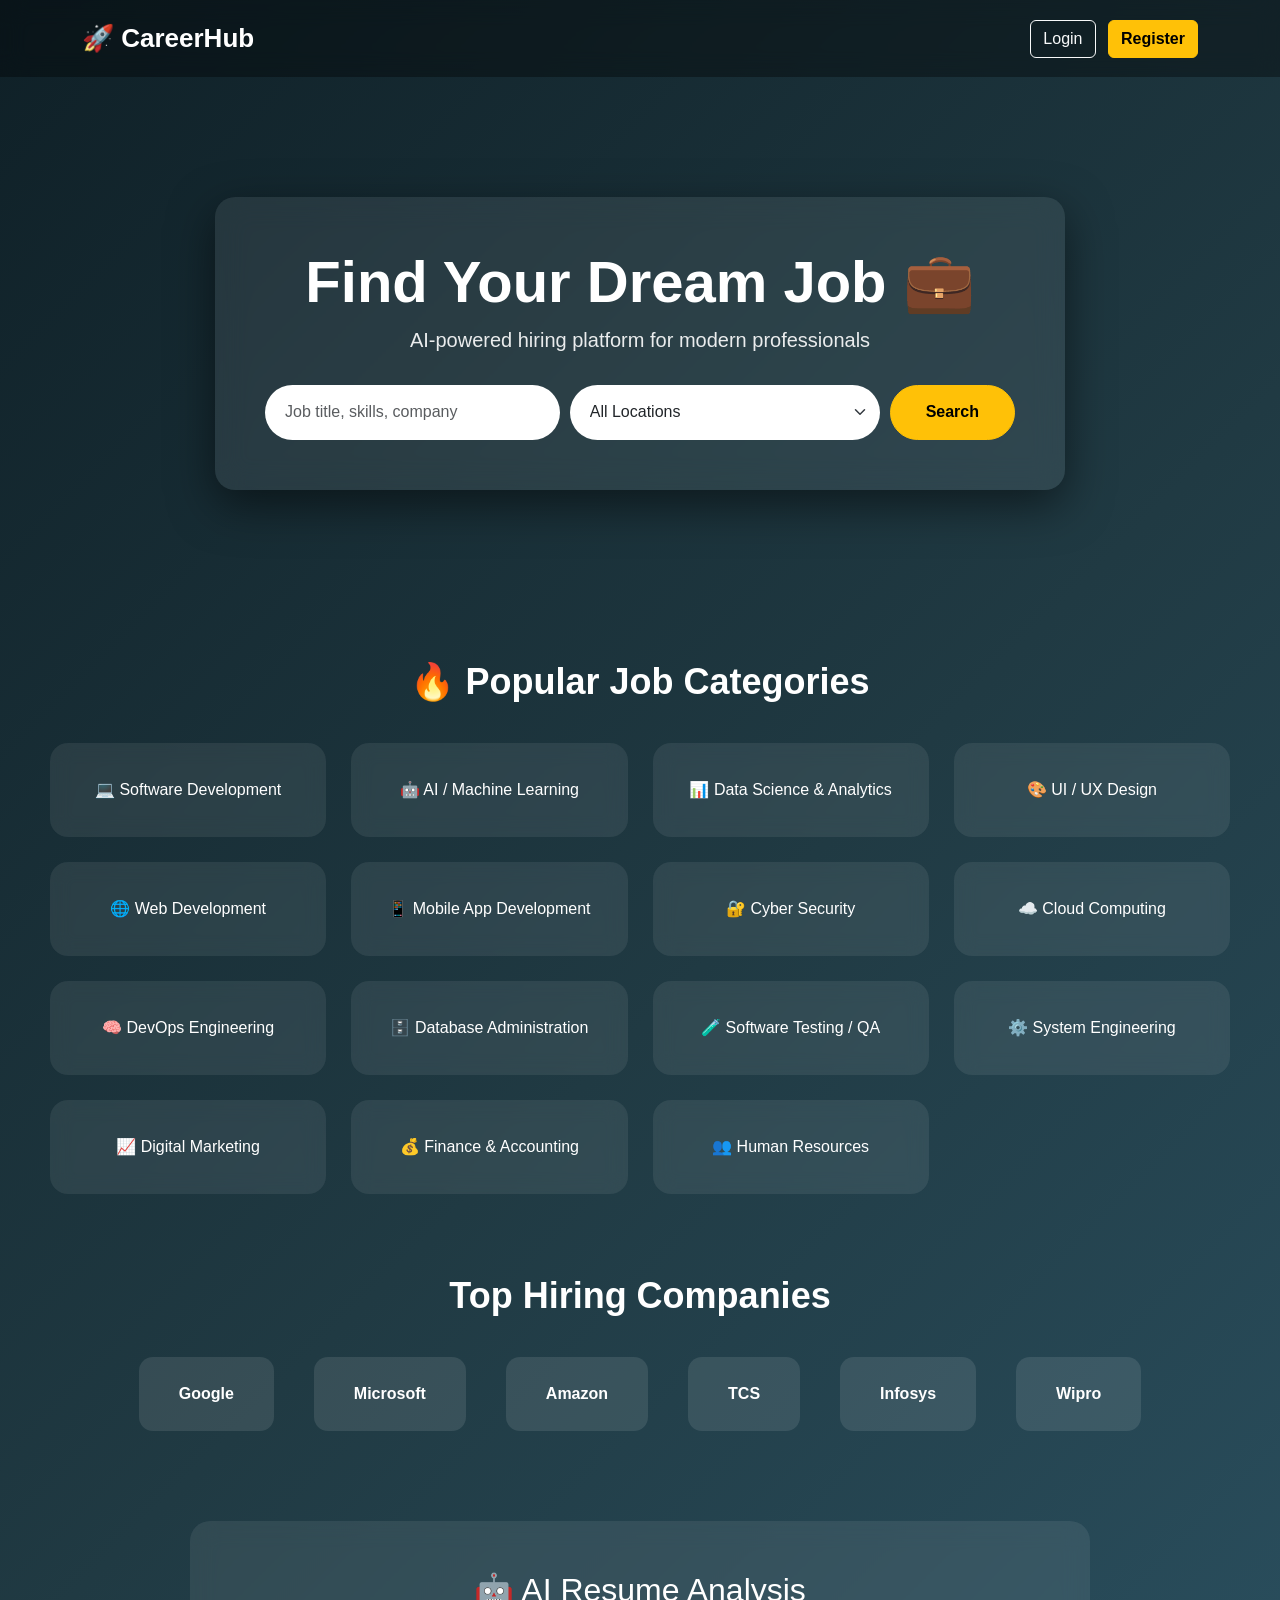
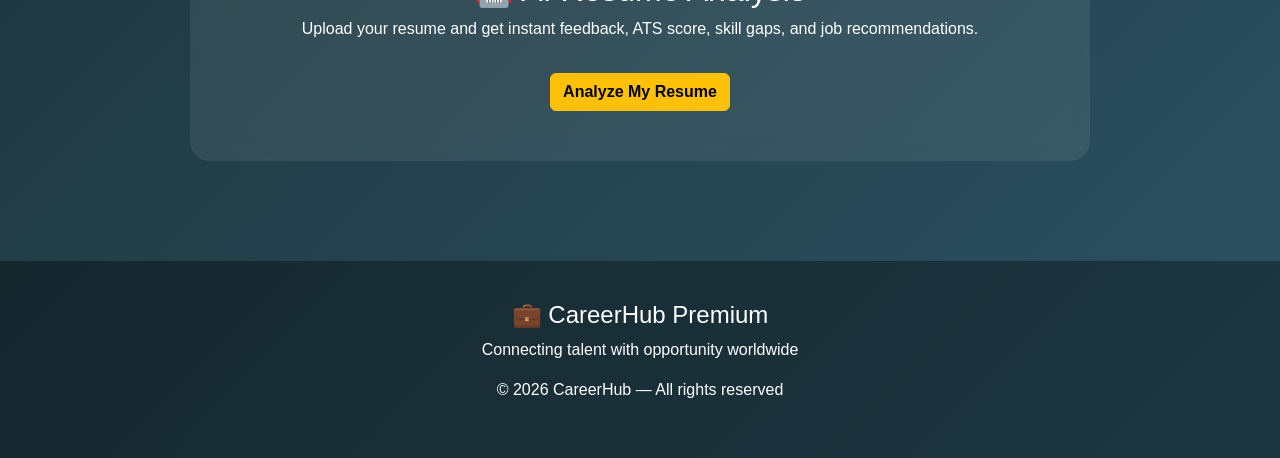
<file: index.html>
<!DOCTYPE html>
<html>
<head>
<title>CareerHub Premium</title>

<link href="https://cdn.jsdelivr.net/npm/bootstrap@5.3.2/dist/css/bootstrap.min.css" rel="stylesheet">

<style>

/* ===== GLOBAL ===== */

body {
    margin: 0;
    font-family: 'Segoe UI', sans-serif;
    background: linear-gradient(135deg,#0f2027,#203a43,#2c5364);
    color: white;
}

/* ===== NAVBAR ===== */

.navbar {
    background: rgba(0,0,0,0.35);
    backdrop-filter: blur(12px);
    padding: 14px 0;
}

.logo {
    font-size: 26px;
    font-weight: bold;
}

/* ===== HERO ===== */

.hero {
    padding: 120px 20px 90px;
    text-align: center;
}

.hero-box {
    background: rgba(255,255,255,0.08);
    backdrop-filter: blur(15px);
    border-radius: 20px;
    padding: 50px;
    max-width: 850px;
    margin: auto;
    box-shadow: 0 15px 45px rgba(0,0,0,0.5);
}

.hero h1 {
    font-size: 58px;
    font-weight: 700;
}

.hero p {
    font-size: 20px;
    opacity: 0.9;
}

/* SEARCH */

.search-bar {
    margin-top: 30px;
    display: flex;
    gap: 10px;
}

.search-bar input,
.search-bar select {
    height: 55px;
    border-radius: 40px;
    border: none;
    padding-left: 20px;
}

.search-btn {
    border-radius: 40px;
    padding: 0 35px;
    font-weight: bold;
}

/* ===== CATEGORY CARDS ===== */

.section-title {
    text-align: center;
    margin: 80px 0 40px;
    font-size: 36px;
    font-weight: 700;
}

.categories {
    display: grid;
    grid-template-columns: repeat(auto-fit,minmax(220px,1fr));
    gap: 25px;
    padding: 0 50px;
}

.category-card {
    background: rgba(255,255,255,0.08);
    backdrop-filter: blur(10px);
    padding: 35px;
    border-radius: 18px;
    text-align: center;
    transition: 0.3s;
    cursor: pointer;
}

.category-card:hover {
    transform: translateY(-8px);
    background: rgba(255,255,255,0.15);
}

/* ===== COMPANIES ===== */

.companies {
    display: flex;
    justify-content: center;
    gap: 40px;
    flex-wrap: wrap;
    margin-top: 30px;
}

.company-logo {
    background: rgba(255,255,255,0.1);
    padding: 25px 40px;
    border-radius: 14px;
    font-weight: bold;
}

/* ===== AI SECTION ===== */

.ai-section {
    margin: 90px 0;
    text-align: center;
}

.ai-box {
    background: rgba(255,255,255,0.08);
    backdrop-filter: blur(12px);
    padding: 50px;
    border-radius: 20px;
    max-width: 900px;
    margin: auto;
}

/* ===== FOOTER ===== */

.footer {
    margin-top: 100px;
    padding: 40px;
    text-align: center;
    background: rgba(0,0,0,0.35);
}

</style>
</head>

<body>

<!-- ===== NAVBAR ===== -->

<nav class="navbar navbar-dark">
<div class="container">

<a class="navbar-brand logo" href="/">🚀 CareerHub</a>

<div>
<a href="/login" class="btn btn-outline-light me-2">Login</a>
<a href="/register" class="btn btn-warning fw-bold">Register</a>
</div>

</div>
</nav>


<!-- ===== HERO ===== -->

<div class="hero">

<div class="hero-box">

<h1>Find Your Dream Job 💼</h1>

<p>AI-powered hiring platform for modern professionals</p>

<form method="GET" action="/">
<div class="search-bar">

<input name="q" class="form-control"
placeholder="Job title, skills, company">

<select class="form-select">
<option>All Locations</option>
<option>India</option>
<option>Remote</option>
<option>USA</option>
</select>

<button class="btn btn-warning search-btn">Search</button>

</div>
</form>

</div>

</div>


<h2 class="section-title">🔥 Popular Job Categories</h2>

<div class="categories">

<div class="category-card">💻 Software Development</div>
<div class="category-card">🤖 AI / Machine Learning</div>
<div class="category-card">📊 Data Science & Analytics</div>
<div class="category-card">🎨 UI / UX Design</div>
<div class="category-card">🌐 Web Development</div>
<div class="category-card">📱 Mobile App Development</div>

<div class="category-card">🔐 Cyber Security</div>
<div class="category-card">☁️ Cloud Computing</div>
<div class="category-card">🧠 DevOps Engineering</div>
<div class="category-card">🗄️ Database Administration</div>
<div class="category-card">🧪 Software Testing / QA</div>
<div class="category-card">⚙️ System Engineering</div>

<div class="category-card">📈 Digital Marketing</div>
<div class="category-card">💰 Finance & Accounting</div>
<div class="category-card">👥 Human Resources</div>


</div>

<!-- ===== TOP COMPANIES ===== -->

<h2 class="section-title">Top Hiring Companies</h2>

<div class="companies">

<div class="company-logo">Google</div>
<div class="company-logo">Microsoft</div>
<div class="company-logo">Amazon</div>
<div class="company-logo">TCS</div>
<div class="company-logo">Infosys</div>
<div class="company-logo">Wipro</div>

</div>


<!-- ===== AI SECTION ===== -->

<div class="ai-section">

<div class="ai-box">

<h2>🤖 AI Resume Analysis</h2>

<p>
Upload your resume and get instant feedback,
ATS score, skill gaps, and job recommendations.
</p>

<a href="/profile" class="btn btn-warning mt-3 fw-bold">
Analyze My Resume
</a>

</div>

</div>




<!-- ===== FOOTER ===== -->

<div class="footer">

<h4>💼 CareerHub Premium</h4>

<p>Connecting talent with opportunity worldwide</p>

<p>© 2026 CareerHub — All rights reserved</p>

</div>

</body>
</html>
</file>
